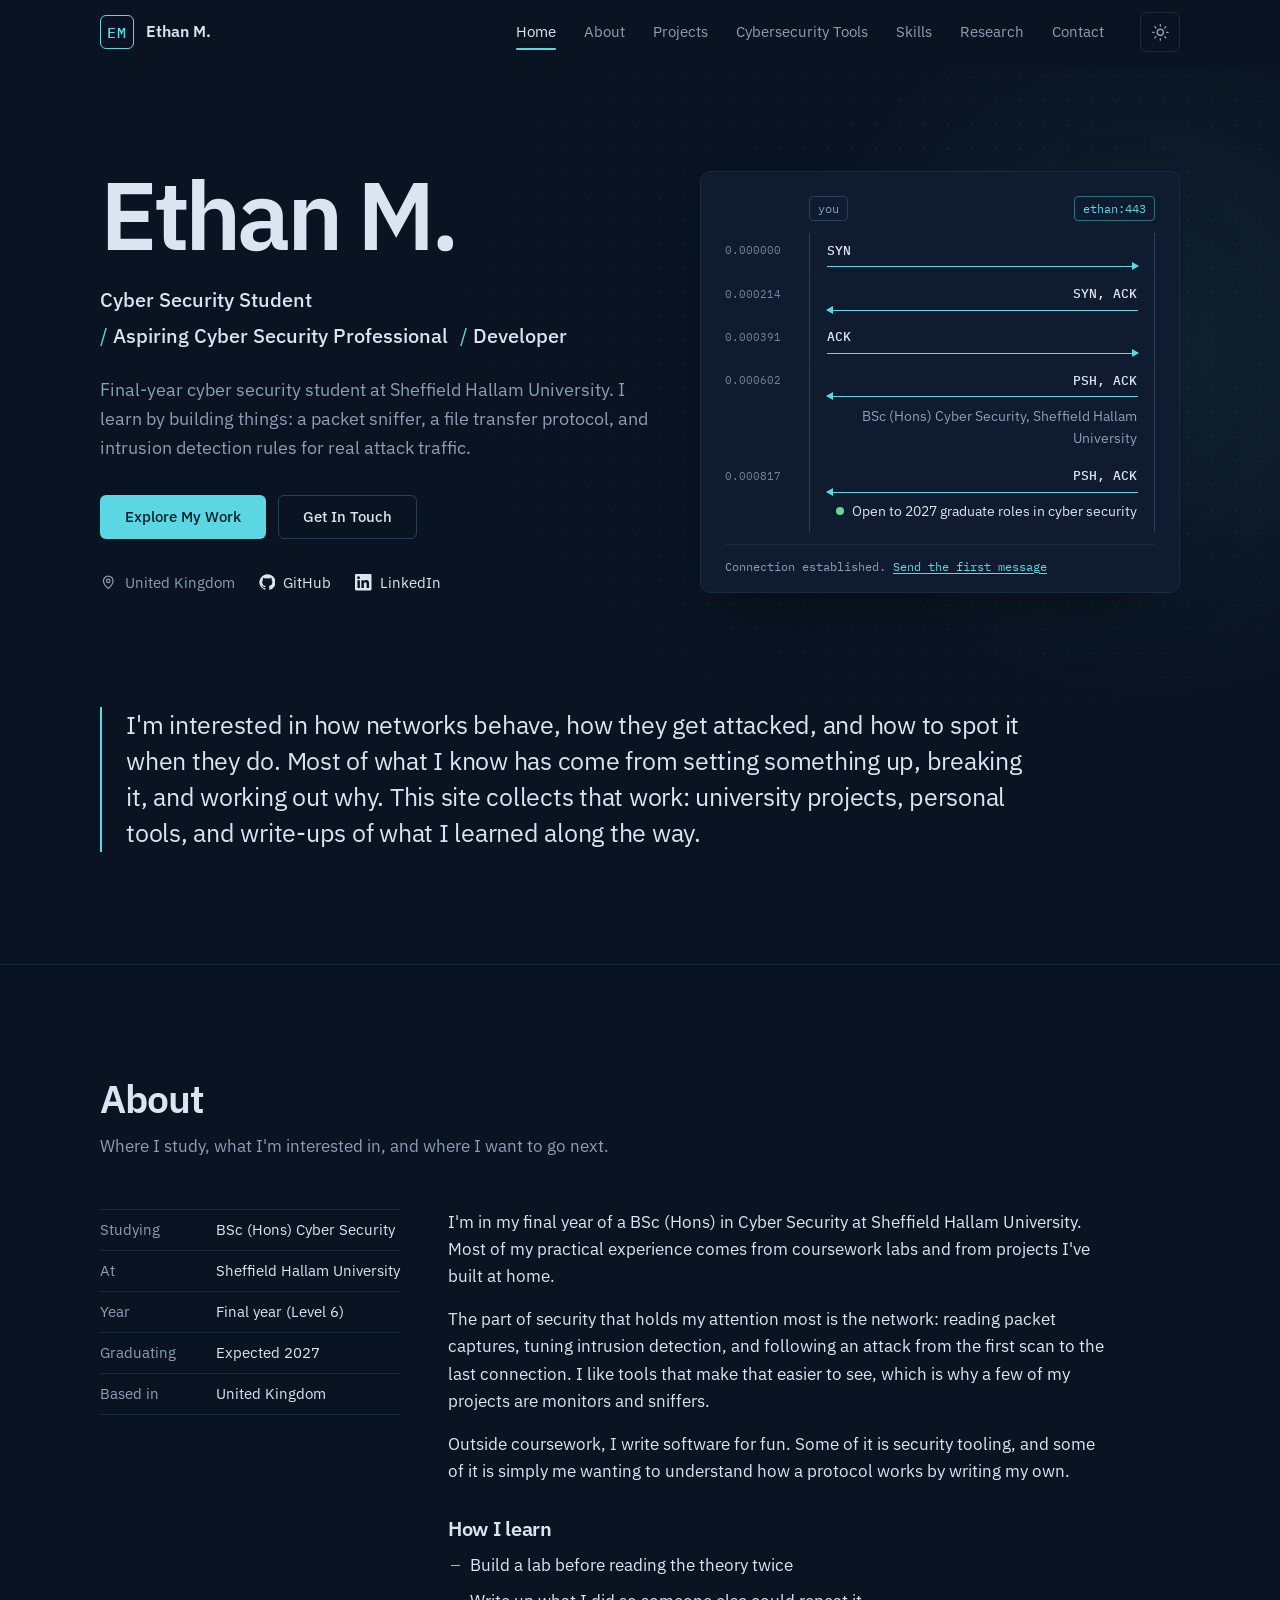
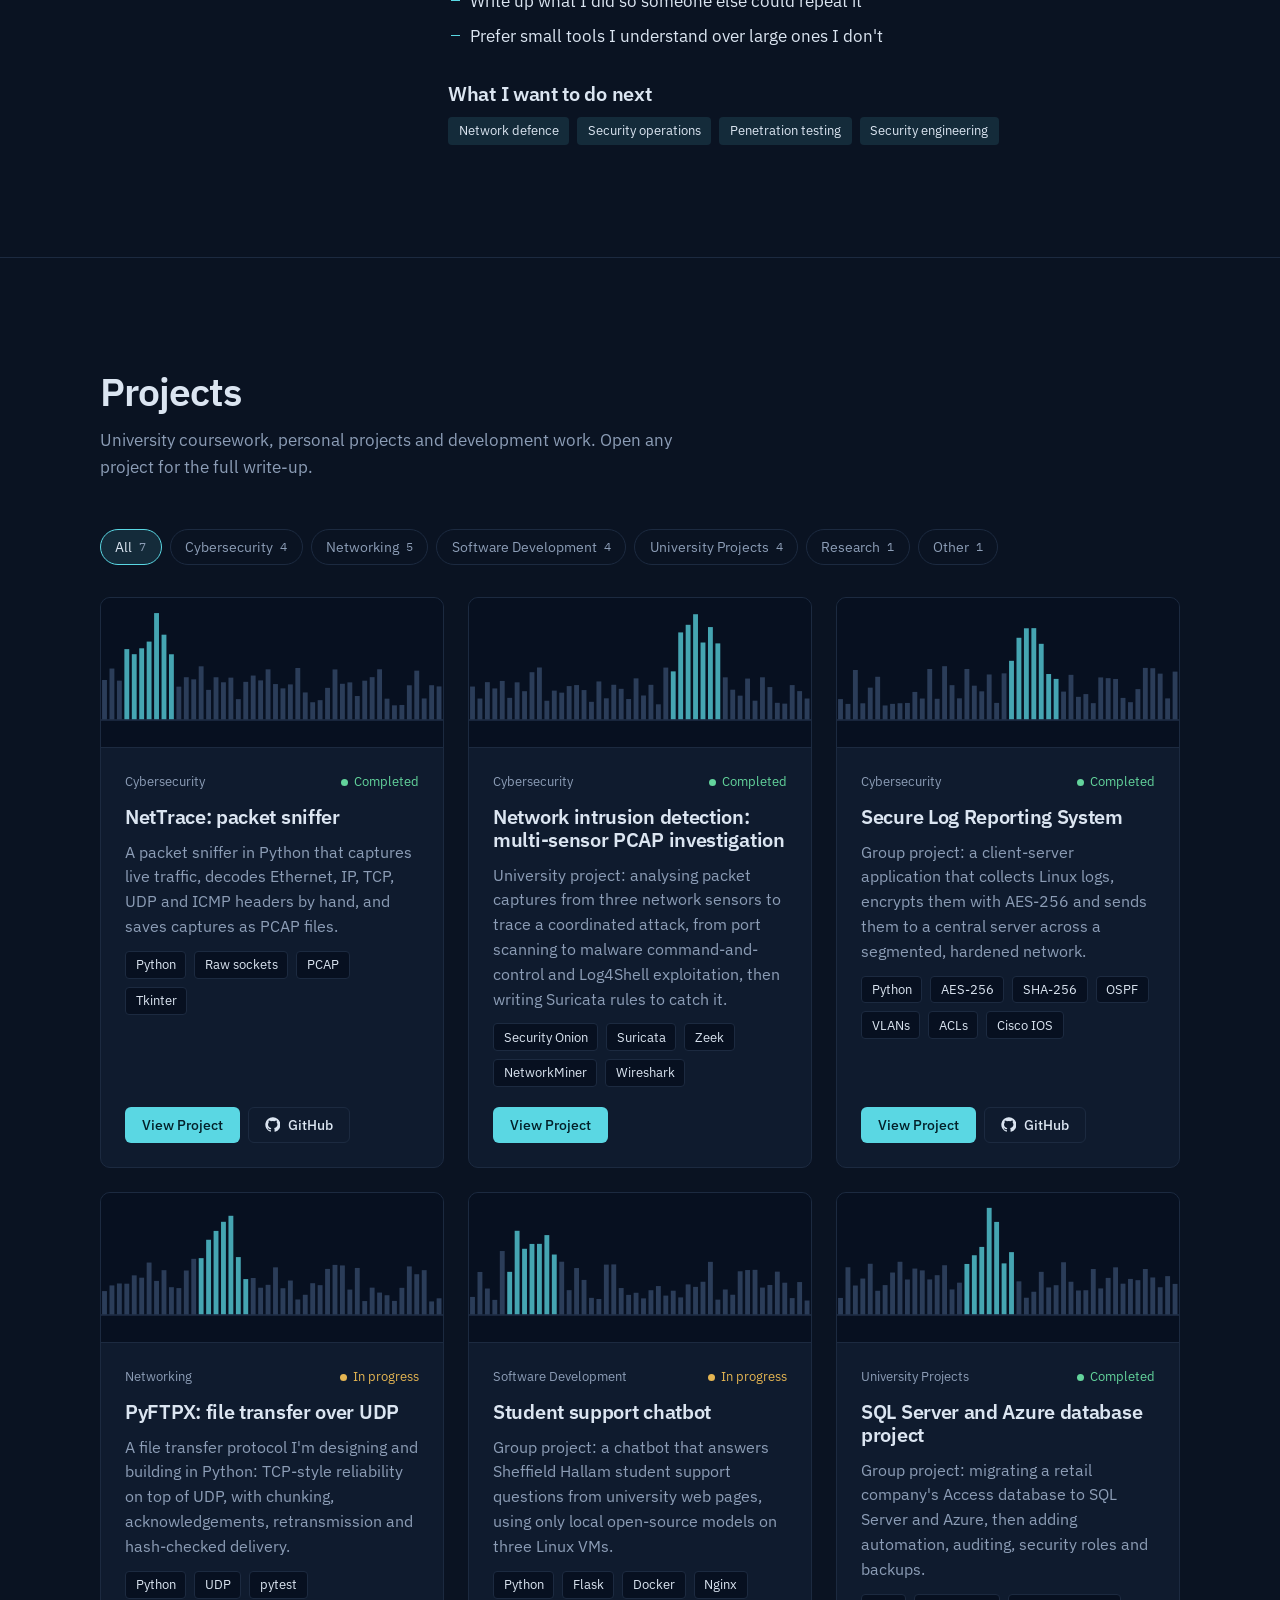
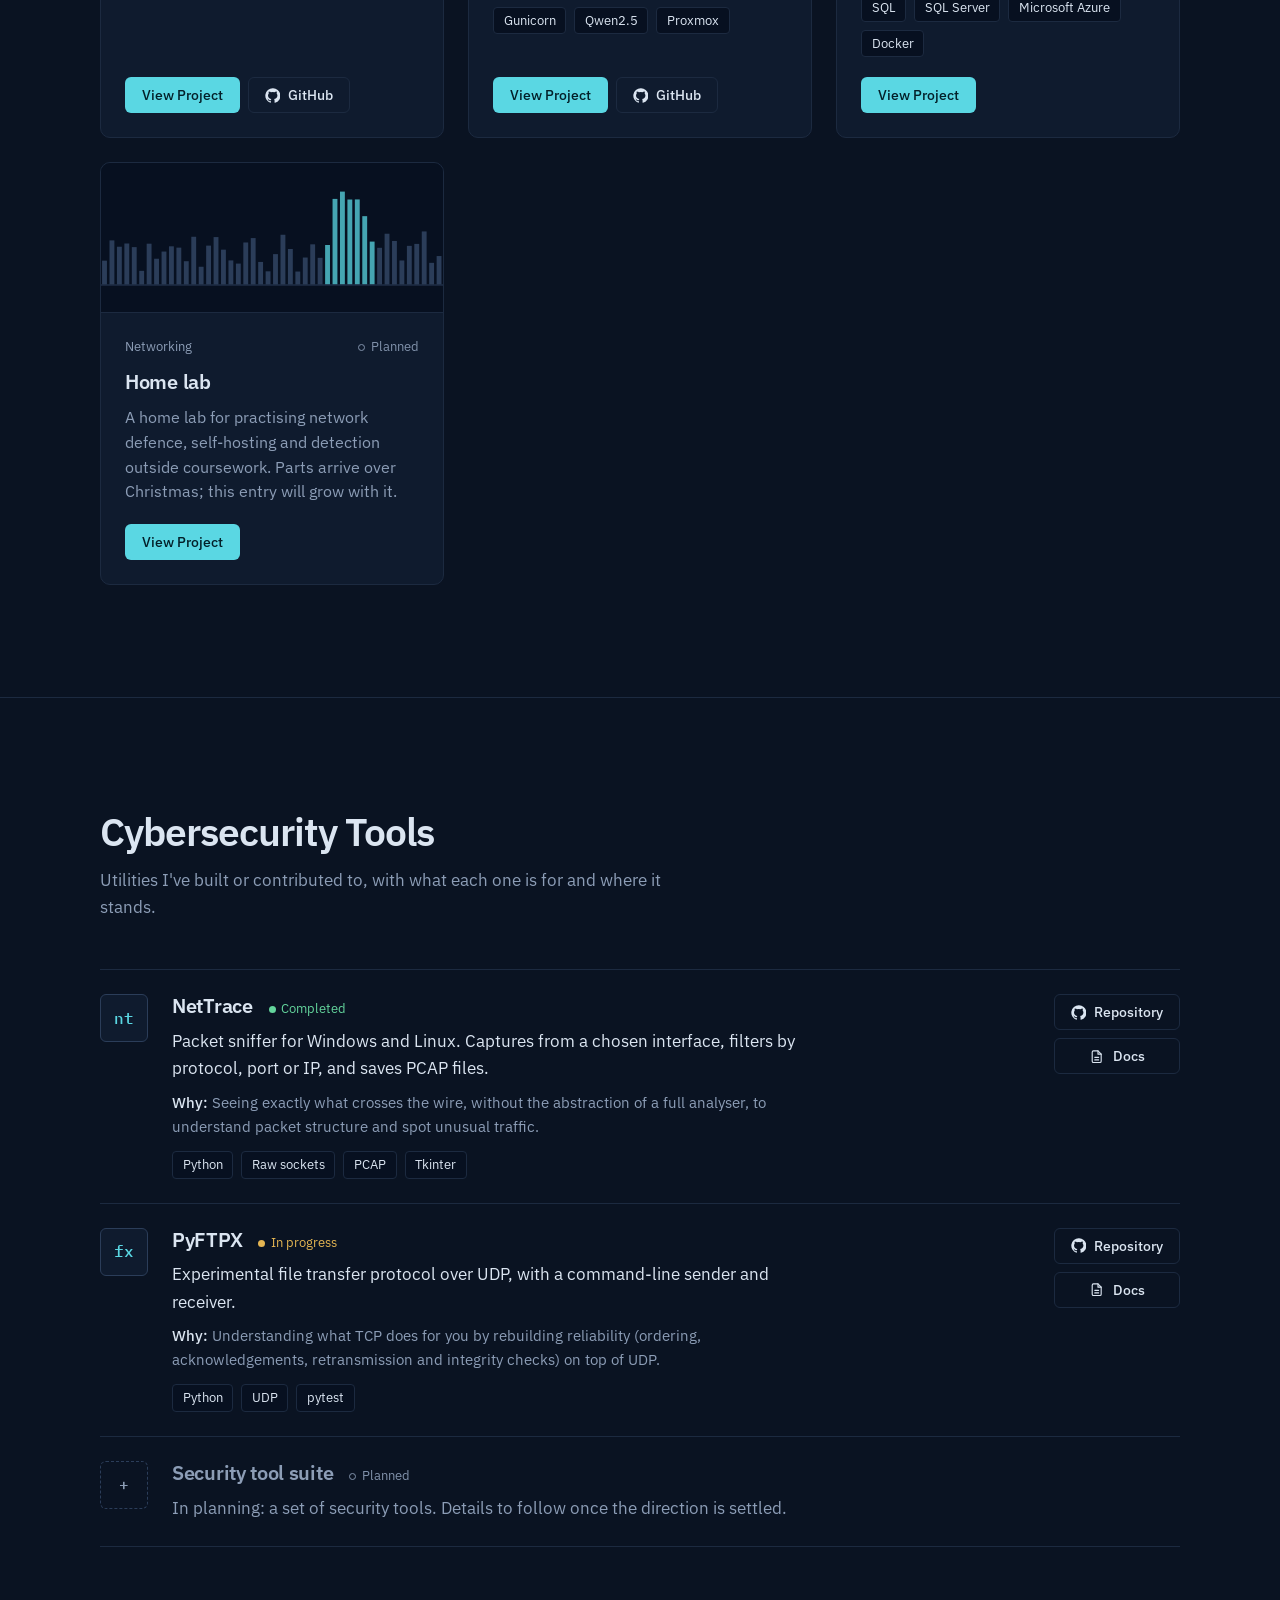
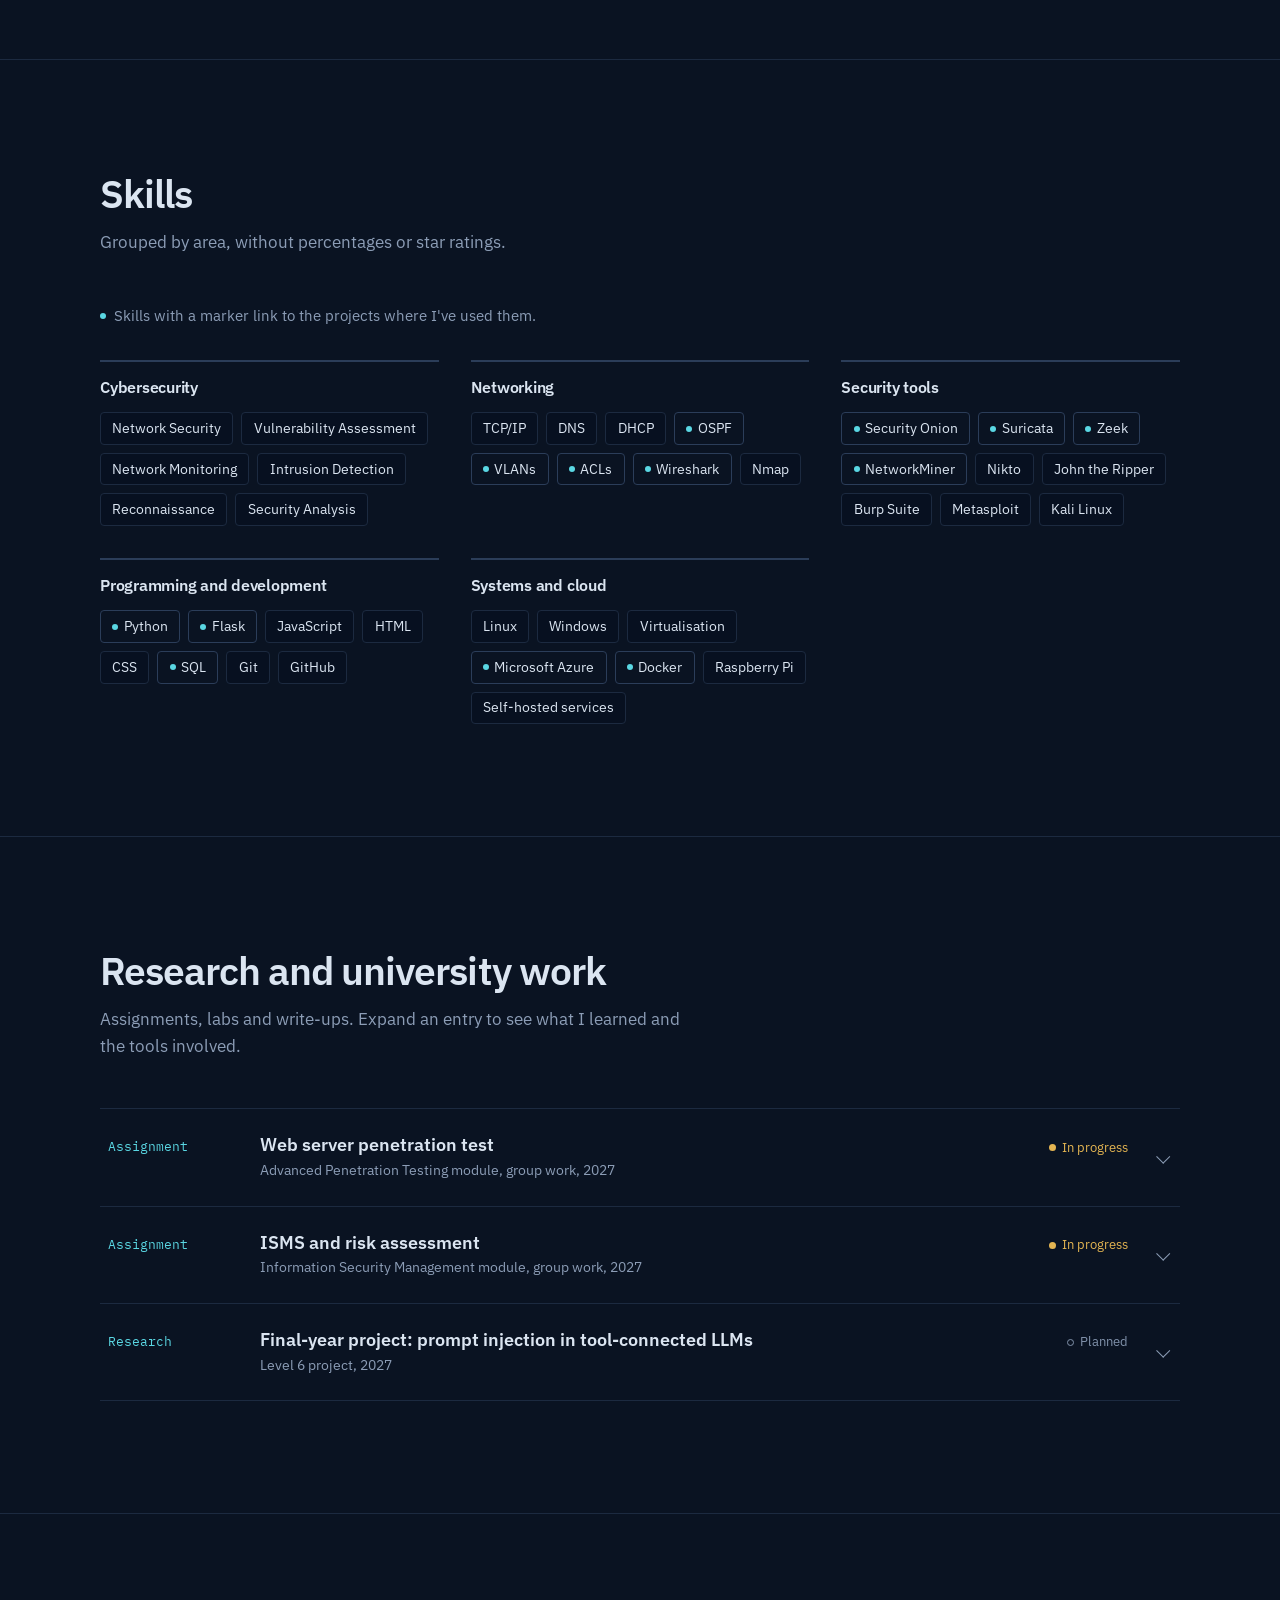
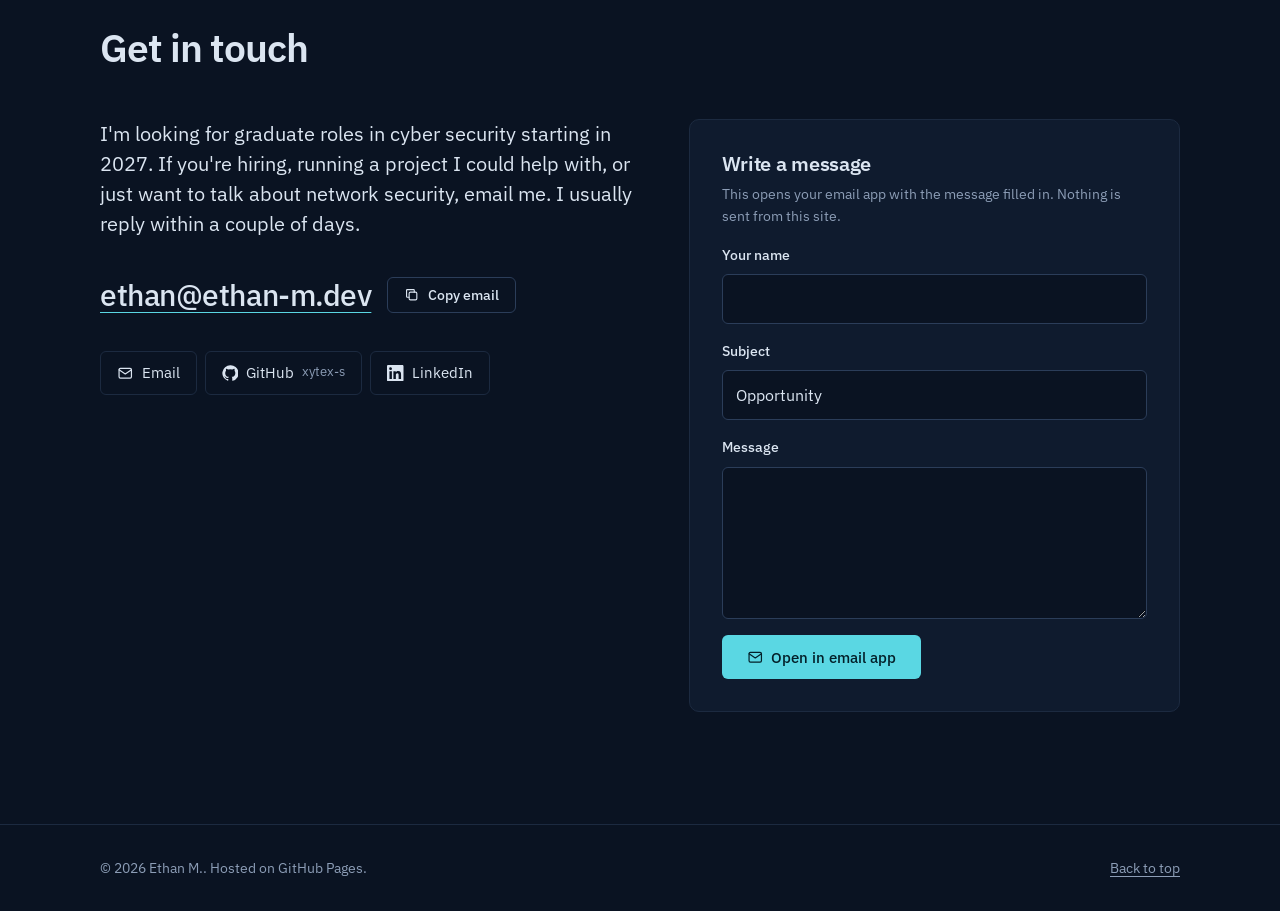
<file: index.html>
<!doctype html>
<html lang="en-GB" data-theme="dark">
  <head>
    <meta charset="utf-8" />
    <meta name="viewport" content="width=device-width, initial-scale=1" />
    <!--
      Content-Security-Policy: only this site's own scripts, styles, fonts and
      images may load. Add a domain here if you start embedding something
      external (e.g. images hosted elsewhere: img-src 'self' data: https://i.imgur.com).
    -->
    <meta
      http-equiv="Content-Security-Policy"
      content="default-src 'self'; script-src 'self'; style-src 'self'; img-src 'self' data:; font-src 'self'; connect-src 'self'; object-src 'none'; base-uri 'self'; form-action 'none'"
    />
    <meta name="referrer" content="strict-origin-when-cross-origin" />

    <!-- EDIT: title and description (also set from data/site.js once the page loads) -->
    <title>Ethan M. | Cyber Security Portfolio</title>
    <meta
      name="description"
      content="Portfolio of a final-year cyber security student at Sheffield Hallam University: network security projects, intrusion detection labs, tools and research."
    />
    <meta name="theme-color" content="#0a1322" />
    <meta name="color-scheme" content="dark light" />

    <!-- Open Graph / social previews -->
    <meta property="og:type" content="website" />
    <meta property="og:title" content="Ethan M. | Cyber Security Portfolio" />
    <meta
      property="og:description"
      content="Network security projects, intrusion detection labs, tools and research by a final-year cyber security student."
    />
    <meta property="og:image" content="https://ethan-m.dev/assets/img/og-image.png" />
    <meta property="og:url" content="https://ethan-m.dev/" />
    <meta name="twitter:card" content="summary_large_image" />

    <link rel="icon" href="favicon.svg" type="image/svg+xml" />
    <link rel="icon" href="assets/img/favicon-32.png" sizes="32x32" type="image/png" />
    <link rel="apple-touch-icon" href="assets/img/apple-touch-icon.png" />
    <link rel="manifest" href="site.webmanifest" />

    <link rel="preload" href="assets/fonts/ibm-plex-sans-latin-400-normal.woff2" as="font" type="font/woff2" crossorigin />
    <link rel="preload" href="assets/fonts/ibm-plex-sans-latin-600-normal.woff2" as="font" type="font/woff2" crossorigin />
    <link rel="stylesheet" href="assets/css/main.css" />

    <script src="assets/js/theme-init.js"></script>
    <script type="module" src="assets/js/main.js"></script>

    <!-- Structured data for search engines -->
    <script type="application/ld+json">
      {
        "@context": "https://schema.org",
        "@type": "Person",
        "name": "Ethan M.",
        "jobTitle": "Cyber Security Student",
        "alumniOf": { "@type": "CollegeOrUniversity", "name": "Sheffield Hallam University" },
        "address": { "@type": "PostalAddress", "addressCountry": "GB" },
        "url": "https://ethan-m.dev/",
        "sameAs": ["https://github.com/xytex-s", "https://www.linkedin.com/in/ethan-mckay-82656b332/"]
      }
    </script>
  </head>

  <body>
    <a class="skip-link" href="#main">Skip to content</a>

    <header class="site-header">
      <div class="container site-header__inner">
        <a class="brand" href="#home" aria-label="Back to top">
          <span class="brand__mark" aria-hidden="true">EM</span>
          <span class="brand__name">Ethan M.</span>
        </a>

        <nav class="site-nav" aria-label="Main">
          <ul id="site-nav" class="site-nav__list">
            <li><a href="#home">Home</a></li>
            <li><a href="#about">About</a></li>
            <li><a href="#projects">Projects</a></li>
            <li><a href="#tools">Cybersecurity Tools</a></li>
            <li><a href="#skills">Skills</a></li>
            <li><a href="#research">Research</a></li>
            <li><a href="#contact">Contact</a></li>
          </ul>
        </nav>

        <div class="site-header__actions">
          <button type="button" class="icon-btn theme-toggle" aria-label="Switch to light theme"></button>
          <button type="button" class="icon-btn nav-toggle" aria-controls="site-nav" aria-expanded="false" aria-label="Open menu">
            <svg class="icon icon--menu" viewBox="0 0 24 24" width="20" height="20" aria-hidden="true" fill="none" stroke="currentColor" stroke-width="1.75" stroke-linecap="round"><path d="M4 7h16M4 12h16M4 17h16"/></svg>
            <svg class="icon icon--close" viewBox="0 0 24 24" width="20" height="20" aria-hidden="true" fill="none" stroke="currentColor" stroke-width="1.75" stroke-linecap="round"><path d="M6 6l12 12M18 6 6 18"/></svg>
          </button>
        </div>
      </div>
    </header>

    <main id="main">
      <section id="home" class="hero" aria-labelledby="hero-title">
        <noscript>
          <div class="container noscript">
            <h1 id="hero-title">Ethan M., Cyber Security Student</h1>
            <p>This portfolio builds its content with JavaScript. Turn JavaScript on to see projects, tools and research.</p>
          </div>
        </noscript>
      </section>

      <section id="about" class="section" aria-labelledby="about-title">
        <div class="container">
          <header class="section__header">
            <h2 id="about-title">About</h2>
            <p class="section__lede">Where I study, what I'm interested in, and where I want to go next.</p>
          </header>
          <div class="section__content"></div>
        </div>
      </section>

      <section id="projects" class="section" aria-labelledby="projects-title">
        <div class="container">
          <header class="section__header">
            <h2 id="projects-title">Projects</h2>
            <p class="section__lede">University coursework, personal projects and development work. Open any project for the full write-up.</p>
          </header>
          <div class="section__content"></div>
        </div>
      </section>

      <section id="tools" class="section" aria-labelledby="tools-title">
        <div class="container">
          <header class="section__header">
            <h2 id="tools-title">Cybersecurity Tools</h2>
            <p class="section__lede">Utilities I've built or contributed to, with what each one is for and where it stands.</p>
          </header>
          <div class="section__content"></div>
        </div>
      </section>

      <section id="skills" class="section" aria-labelledby="skills-title">
        <div class="container">
          <header class="section__header">
            <h2 id="skills-title">Skills</h2>
            <p class="section__lede">Grouped by area, without percentages or star ratings.</p>
          </header>
          <div class="section__content"></div>
        </div>
      </section>

      <section id="research" class="section" aria-labelledby="research-title">
        <div class="container">
          <header class="section__header">
            <h2 id="research-title">Research and university work</h2>
            <p class="section__lede">Assignments, labs and write-ups. Expand an entry to see what I learned and the tools involved.</p>
          </header>
          <div class="section__content"></div>
        </div>
      </section>

      <section id="contact" class="section section--contact" aria-labelledby="contact-title">
        <div class="container">
          <header class="section__header">
            <h2 id="contact-title">Get in touch</h2>
          </header>
          <div class="section__content"></div>
        </div>
      </section>
    </main>

    <footer class="site-footer">
      <div class="container site-footer__inner">
        <p>&copy; <span class="footer__year">2026</span> <span class="footer__name">Ethan M.</span>. Hosted on GitHub Pages.</p>
        <p><a href="#home">Back to top</a></p>
      </div>
    </footer>

    <button type="button" class="back-to-top icon-btn" aria-label="Back to top">
      <svg class="icon" viewBox="0 0 24 24" width="20" height="20" aria-hidden="true" fill="none" stroke="currentColor" stroke-width="1.75" stroke-linecap="round" stroke-linejoin="round"><path d="M12 19V5M6 11l6-6 6 6"/></svg>
    </button>
  </body>
</html>
</file>
<file: assets/css/main.css>
/* ==========================================================================
   Portfolio styles
   1. Fonts   2. Tokens   3. Base   4. Layout   5. Header and nav
   6. Buttons and chips   7. Hero   8. Sections   9. Projects   10. Dialog
   11. Tools   12. Skills   13. Research   14. Contact   15. Footer and utilities
   16. Motion
   ========================================================================== */

/* 1. Fonts: IBM Plex (SIL Open Font License), self-hosted ------------------ */
@font-face { font-family: "Plex Sans"; src: url("../fonts/ibm-plex-sans-latin-400-normal.woff2") format("woff2"); font-weight: 400; font-display: swap; }
@font-face { font-family: "Plex Sans"; src: url("../fonts/ibm-plex-sans-latin-500-normal.woff2") format("woff2"); font-weight: 500; font-display: swap; }
@font-face { font-family: "Plex Sans"; src: url("../fonts/ibm-plex-sans-latin-600-normal.woff2") format("woff2"); font-weight: 600; font-display: swap; }
@font-face { font-family: "Plex Mono"; src: url("../fonts/ibm-plex-mono-latin-400-normal.woff2") format("woff2"); font-weight: 400; font-display: swap; }
@font-face { font-family: "Plex Mono"; src: url("../fonts/ibm-plex-mono-latin-500-normal.woff2") format("woff2"); font-weight: 500; font-display: swap; }

/* 2. Tokens ------------------------------------------------------------------ */
:root {
  --font-sans: "Plex Sans", ui-sans-serif, system-ui, -apple-system, "Segoe UI", Roboto, sans-serif;
  --font-mono: "Plex Mono", ui-monospace, "SFMono-Regular", Menlo, Consolas, monospace;

  /* Type scale: major third (1.25) from a 17px body */
  --step--1: 0.875rem;
  --step-0: 1.0625rem;
  --step-1: 1.25rem;
  --step-2: 1.5625rem;
  --step-3: clamp(1.75rem, 1.4rem + 1.4vw, 2.44rem);
  --step-hero: clamp(3rem, 1.6rem + 6.4vw, 6rem);

  --space-1: 0.25rem;
  --space-2: 0.5rem;
  --space-3: 0.75rem;
  --space-4: 1rem;
  --space-5: 1.5rem;
  --space-6: 2rem;
  --space-7: 3rem;
  --space-8: clamp(4rem, 3rem + 5vw, 7rem);

  --radius-sm: 4px;
  --radius: 6px;
  --radius-lg: 10px;
  --header-h: 64px;
  --measure: 66ch;
  --container: 1160px;
  --ease: cubic-bezier(0.2, 0.7, 0.2, 1);
}

/* Dark (default): deep navy ink with a signal-cyan accent.
   Green, amber and grey are reserved for status, never decoration. */
:root,
[data-theme="dark"] {
  --bg: #0a1322;
  --bg-raised: #0f1b2e;
  --bg-sunk: #071020;
  --line: #1c2a40;
  --line-strong: #2b3d59;
  --text: #dbe5f1;
  --text-muted: #8c9db6;
  --accent: #5ad7e3;
  --accent-soft: rgb(90 215 227 / 0.12);
  --accent-ink: #032029;
  --ok: #63d49c;
  --warn: #e4b552;
  --idle: #8192ab;
  --backdrop: rgb(3 8 16 / 0.72);
  --glow: rgb(90 215 227 / 0.08);
  color-scheme: dark;
}

[data-theme="light"] {
  --bg: #f2f5f9;
  --bg-raised: #ffffff;
  --bg-sunk: #e7ecf3;
  --line: #d6dee9;
  --line-strong: #b6c3d4;
  --text: #0d1a2b;
  --text-muted: #4b5c74;
  --accent: #00778a;
  --accent-soft: rgb(0 119 138 / 0.1);
  --accent-ink: #ffffff;
  --ok: #1d8752;
  --warn: #946300;
  --idle: #5f6f86;
  --backdrop: rgb(13 26 43 / 0.5);
  --glow: rgb(0 119 138 / 0.07);
  color-scheme: light;
}

/* 3. Base -------------------------------------------------------------------- */
*,
*::before,
*::after { box-sizing: border-box; }

html {
  -webkit-text-size-adjust: 100%;
  scroll-behavior: smooth;
  scroll-padding-top: calc(var(--header-h) + 8px);
}

body {
  margin: 0;
  background: var(--bg);
  color: var(--text);
  font-family: var(--font-sans);
  font-size: var(--step-0);
  line-height: 1.6;
  text-rendering: optimizeLegibility;
  -webkit-font-smoothing: antialiased;
}

h1, h2, h3, h4 { margin: 0; line-height: 1.15; font-weight: 600; letter-spacing: -0.015em; }
p { margin: 0; }
ul, ol { margin: 0; padding: 0; list-style: none; }
img { max-width: 100%; display: block; }
a { color: var(--accent); text-underline-offset: 0.2em; text-decoration-thickness: 1px; }
a:hover { text-decoration-thickness: 2px; }
button, input, textarea { font: inherit; color: inherit; }
button { cursor: pointer; }
[hidden] { display: none !important; }

:focus-visible {
  outline: 2px solid var(--accent);
  outline-offset: 3px;
  border-radius: var(--radius-sm);
}

::selection { background: var(--accent); color: var(--accent-ink); }

.icon { flex: none; width: 1.1em; height: 1.1em; }

.sr-only {
  position: absolute !important;
  width: 1px; height: 1px; padding: 0; margin: -1px;
  overflow: hidden; clip: rect(0 0 0 0); white-space: nowrap; border: 0;
}

.skip-link {
  position: absolute; left: var(--space-4); top: -100px; z-index: 100;
  background: var(--accent); color: var(--accent-ink);
  padding: var(--space-2) var(--space-4); border-radius: var(--radius);
  font-weight: 500; text-decoration: none;
}
.skip-link:focus { top: var(--space-3); }

/* 4. Layout ------------------------------------------------------------------ */
.container {
  width: 100%;
  max-width: var(--container);
  margin-inline: auto;
  padding-inline: clamp(1.25rem, 4vw, 2.5rem);
}

.prose p + p { margin-top: var(--space-4); }
.prose p { max-width: var(--measure); }
.prose h3 { font-size: var(--step-1); margin: var(--space-6) 0 var(--space-3); }

/* 5. Header and nav ------------------------------------------------------- */
.site-header {
  position: sticky; top: 0; z-index: 50;
  background: var(--bg);
  border-bottom: 1px solid transparent;
  transition: border-color 0.2s;
}
.site-header.is-scrolled { border-bottom-color: var(--line); }

.site-header__inner {
  height: var(--header-h);
  display: flex; align-items: center; gap: var(--space-5);
}

.brand {
  display: inline-flex; align-items: center; gap: var(--space-3);
  color: var(--text); text-decoration: none; font-weight: 600;
  margin-right: auto;
}
.brand__mark {
  display: grid; place-items: center;
  min-width: 2.1rem; height: 2.1rem; padding-inline: 0.35rem;
  border: 1.5px solid var(--accent); border-radius: var(--radius);
  font-family: var(--font-mono); font-weight: 500; font-size: 0.95rem; letter-spacing: 0.02em;
  color: var(--accent);
}
.brand__name { font-size: 1rem; }

.site-nav__list { display: flex; gap: var(--space-1); }
.site-nav a {
  display: block; padding: var(--space-2) var(--space-3);
  color: var(--text-muted); text-decoration: none; font-size: 0.9375rem;
  border-radius: var(--radius); position: relative;
}
.site-nav a:hover { color: var(--text); }
.site-nav a[aria-current="true"] { color: var(--text); }
.site-nav a[aria-current="true"]::after {
  content: ""; position: absolute; left: var(--space-3); right: var(--space-3); bottom: 2px;
  height: 2px; background: var(--accent); border-radius: 2px;
}

.site-header__actions { display: flex; gap: var(--space-2); }

.icon-btn {
  display: inline-grid; place-items: center;
  width: 2.5rem; height: 2.5rem;
  background: transparent; color: var(--text-muted);
  border: 1px solid var(--line); border-radius: var(--radius);
}
.icon-btn:hover { color: var(--text); border-color: var(--line-strong); }

.nav-toggle { display: none; }
.nav-toggle .icon--close { display: none; }
.is-open .nav-toggle .icon--menu { display: none; }
.is-open .nav-toggle .icon--close { display: block; }

@media (max-width: 959px) {
  .nav-toggle { display: inline-grid; }
  .site-nav {
    position: absolute; left: 0; right: 0; top: var(--header-h);
    background: var(--bg); border-bottom: 1px solid var(--line);
    display: none;
  }
  .is-open .site-nav { display: block; }
  .site-nav__list {
    flex-direction: column; gap: 0;
    max-width: var(--container); margin-inline: auto;
    padding: var(--space-2) clamp(1.25rem, 4vw, 2.5rem) var(--space-4);
  }
  .site-nav a { padding: var(--space-3) 0; font-size: var(--step-0); border-bottom: 1px solid var(--line); border-radius: 0; }
  .site-nav li:last-child a { border-bottom: 0; }
  .site-nav a[aria-current="true"]::after { left: auto; right: 0; top: 50%; bottom: auto; width: 6px; height: 6px; border-radius: 50%; transform: translateY(-50%); }
}

/* 6. Buttons and chips --------------------------------------------------- */
.btn {
  display: inline-flex; align-items: center; justify-content: center; gap: var(--space-2);
  min-height: 2.75rem; padding: 0 var(--space-5);
  border-radius: var(--radius); border: 1px solid transparent; background: transparent;
  font-weight: 500; font-size: 0.9375rem; line-height: 1;
  text-decoration: none; white-space: nowrap;
  transition: background-color 0.15s, border-color 0.15s, color 0.15s;
}
.btn--sm { min-height: 2.25rem; padding: 0 var(--space-4); font-size: 0.875rem; }
.btn--primary { background: var(--accent); color: var(--accent-ink); }
.btn--primary:hover { background: color-mix(in srgb, var(--accent) 86%, var(--text)); }
.btn--primary:disabled { opacity: 0.45; cursor: not-allowed; }
.btn--outline { border-color: var(--line-strong); color: var(--text); }
.btn--outline:hover { border-color: var(--accent); }
.btn--ghost { border-color: var(--line); color: var(--text); background: transparent; }
.btn--ghost:hover { border-color: var(--line-strong); background: var(--bg-sunk); }
.btn--placeholder,
.btn--placeholder:hover {
  border-style: dashed; border-color: var(--line-strong);
  color: var(--text-muted); background: transparent; cursor: not-allowed;
  font-weight: 400;
}

.chip {
  display: inline-flex; align-items: center; gap: 0.4em;
  padding: 0.2rem 0.6rem;
  border: 1px solid var(--line); border-radius: var(--radius-sm);
  background: var(--bg-sunk); color: var(--text);
  font-size: 0.8125rem; line-height: 1.5;
}
.chip--soft { border-color: transparent; background: var(--accent-soft); }
.chip--linked { cursor: pointer; border-color: var(--line-strong); background: transparent; }
.chip--linked:hover { border-color: var(--accent); color: var(--text); }

.tech, .tags { display: flex; flex-wrap: wrap; gap: var(--space-2); }

.status {
  display: inline-flex; align-items: center; gap: 0.45em;
  font-size: 0.8125rem; color: var(--text-muted); white-space: nowrap;
}
.status::before { content: ""; width: 7px; height: 7px; border-radius: 50%; background: currentColor; }
.status--ok { color: var(--ok); }
.status--warn { color: var(--warn); }
.status--idle { color: var(--idle); }
.status--idle::before { background: transparent; border: 1.5px solid currentColor; }

/* A visible placeholder: dashed, muted, obviously unfinished. */
.ph {
  display: inline-flex; align-items: center; gap: 0.4em;
  padding: 0 0.4em; border: 1px dashed var(--line-strong); border-radius: var(--radius-sm);
  color: var(--text-muted); font-size: 0.875em;
}

/* 7. Hero -------------------------------------------------------------------- */
.hero {
  position: relative;
  padding-block: clamp(3rem, 2rem + 6vw, 6.5rem) var(--space-8);
  overflow: hidden;
}
/* Faint dot grid that fades out: a quiet technical texture. */
.hero::before {
  content: ""; position: absolute; inset: 0; z-index: -1;
  background-image: radial-gradient(var(--line-strong) 1px, transparent 1.2px);
  background-size: 24px 24px;
  mask-image: radial-gradient(ellipse 70% 80% at 75% 30%, #000 0%, transparent 70%);
  opacity: 0.55;
}
.hero::after {
  content: ""; position: absolute; z-index: -1;
  width: 56vmax; height: 56vmax; right: -18vmax; top: -6vmax;
  background: radial-gradient(circle closest-side, var(--glow), transparent);
}

.hero__grid {
  display: grid; gap: var(--space-7);
  grid-template-columns: minmax(0, 1.15fr) minmax(0, 1fr);
  align-items: center;
}
@media (max-width: 899px) { .hero__grid { grid-template-columns: 1fr; } }

.hero__name {
  font-size: var(--step-hero);
  line-height: 0.95;
  letter-spacing: -0.045em;
  font-weight: 600;
}
.hero__headline {
  margin-top: var(--space-5);
  display: flex; flex-wrap: wrap; column-gap: var(--space-3); row-gap: var(--space-1);
  font-size: var(--step-1); font-weight: 500; color: var(--text);
}
.headline__item { white-space: nowrap; }
.hero__headline .sep { color: var(--accent); font-weight: 400; }
@media (max-width: 420px) { .headline__item { white-space: normal; } }
.hero__intro {
  margin-top: var(--space-5); max-width: 52ch;
  color: var(--text-muted); font-size: 1.125rem;
}
.hero__actions { margin-top: var(--space-6); display: flex; flex-wrap: wrap; gap: var(--space-3); }
.hero__meta {
  margin-top: var(--space-6);
  display: flex; flex-wrap: wrap; gap: var(--space-3) var(--space-5);
  font-size: 0.9375rem; color: var(--text-muted);
}
.hero__meta li, .hero__meta a { display: inline-flex; align-items: center; gap: var(--space-2); }
.hero__meta a { color: var(--text); text-decoration: none; }
.hero__meta a:hover { color: var(--accent); }

.lede {
  margin-top: var(--space-8);
  max-width: 62ch;
  font-size: var(--step-2); line-height: 1.45; font-weight: 400;
  letter-spacing: -0.01em;
  padding-left: var(--space-5);
  border-left: 2px solid var(--accent);
}
@media (max-width: 599px) { .lede { font-size: var(--step-1); } }

/* The handshake figure */
.handshake {
  margin: 0;
  background: var(--bg-raised);
  border: 1px solid var(--line);
  border-radius: var(--radius-lg);
  padding: var(--space-5) var(--space-5) var(--space-4);
  font-family: var(--font-mono);
  font-size: 0.8125rem;
  box-shadow: 0 24px 60px -30px rgb(0 0 0 / 0.5);
}
.handshake__lanes {
  display: flex; justify-content: space-between;
  padding-left: 5.25rem;
  color: var(--text-muted);
  font-size: 0.75rem;
}
.handshake__lanes span { padding: 0.15rem 0.5rem; border: 1px solid var(--line-strong); border-radius: var(--radius-sm); }
.handshake__lanes span:last-child { color: var(--accent); border-color: color-mix(in srgb, var(--accent) 45%, transparent); }

.handshake__packets { margin-top: var(--space-3); }
.pkt {
  display: grid; grid-template-columns: 5.25rem minmax(0, 1fr);
  align-items: start;
}
.pkt__time { padding-top: 0.55rem; color: var(--text-muted); font-size: 0.6875rem; opacity: 0.8; }
.pkt__wire {
  position: relative;
  display: flex; flex-direction: column;
  padding: 0.45rem 1.1rem 0.6rem;
  /* the two vertical lanes */
  background:
    linear-gradient(var(--line-strong), var(--line-strong)) left / 1px 100% no-repeat,
    linear-gradient(var(--line-strong), var(--line-strong)) right / 1px 100% no-repeat;
}
.pkt__flags { color: var(--text); font-weight: 500; }
.pkt--in .pkt__flags { align-self: flex-end; }
.pkt__line {
  position: relative; display: block; height: 1px; margin-top: 0.3rem;
  background: var(--accent);
  transform-origin: left center;
}
.pkt__line::after {
  content: ""; position: absolute; top: -4px; right: -1px;
  border: 4.5px solid transparent; border-left: 7px solid var(--accent); border-right: 0;
}
.pkt--in .pkt__line { transform-origin: right center; }
.pkt--in .pkt__line::after { right: auto; left: -1px; border-left: 0; border-right: 7px solid var(--accent); }

.pkt__payload {
  margin-top: 0.45rem; align-self: flex-end; text-align: right;
  font-family: var(--font-sans); font-size: 0.875rem; color: var(--text-muted);
  display: inline-flex; align-items: baseline; gap: 0.5rem;
}
.pkt--open .pkt__payload { color: var(--text); }

.pulse { position: relative; top: -1px; width: 8px; height: 8px; border-radius: 50%; background: var(--ok); flex: none; }
.pkt--closed .pulse { background: var(--idle); }

.handshake__caption {
  margin-top: var(--space-3); padding-top: var(--space-3);
  border-top: 1px solid var(--line);
  color: var(--text-muted); font-size: 0.75rem;
}

@media (max-width: 479px) {
  .handshake { padding: var(--space-4) var(--space-3); }
  .pkt, .handshake__lanes { grid-template-columns: 0 minmax(0, 1fr); padding-left: 0; }
  .pkt__time { visibility: hidden; }
}

/* 8. Sections ------------------------------------------------------------ */
.section { padding-block: var(--space-8); border-top: 1px solid var(--line); }
.section__header { margin-bottom: var(--space-7); max-width: 60ch; }
.section__header h2 { font-size: var(--step-3); letter-spacing: -0.025em; }
.section__lede { margin-top: var(--space-3); color: var(--text-muted); font-size: 1.0625rem; }

/* About */
.about__grid {
  display: grid; gap: var(--space-7);
  grid-template-columns: minmax(220px, 300px) minmax(0, 1fr);
  align-items: start;
}
@media (max-width: 799px) { .about__grid { grid-template-columns: 1fr; } }

.about__photo {
  width: 100%; aspect-ratio: 1; object-fit: cover;
  border-radius: var(--radius-lg); border: 1px solid var(--line);
}

@media (max-width: 799px) {
  .about__photo { max-width: 180px; }
}

.facts--first { margin-top: 0 !important; border-top: 1px solid var(--line); }
.facts { margin: var(--space-5) 0 0; display: grid; gap: 0; font-size: 0.9375rem; }
.facts div { display: grid; grid-template-columns: 6.5rem 1fr; gap: var(--space-3); padding: var(--space-2) 0; border-bottom: 1px solid var(--line); }
.facts dt { color: var(--text-muted); }
.facts dd { margin: 0; }

.approach li { position: relative; padding-left: 1.4rem; max-width: var(--measure); }
.approach li + li { margin-top: var(--space-2); }
.approach li::before {
  content: ""; position: absolute; left: 0.2rem; top: 0.72em;
  width: 0.55rem; height: 1px; background: var(--accent);
}

/* 9. Projects -------------------------------------------------------------- */
.filters-wrap { display: flex; flex-wrap: wrap; align-items: center; gap: var(--space-3) var(--space-5); margin-bottom: var(--space-6); }
.filters { display: flex; flex-wrap: wrap; gap: var(--space-2); }
.filter {
  display: inline-flex; align-items: center; gap: 0.5em;
  min-height: 2.25rem; padding: 0 0.9rem;
  background: transparent; border: 1px solid var(--line); border-radius: 999px;
  color: var(--text-muted); font-size: 0.875rem;
}
.filter:hover { color: var(--text); border-color: var(--line-strong); }
.filter[aria-pressed="true"] { color: var(--text); border-color: var(--accent); background: var(--accent-soft); }
.filter__count { font-family: var(--font-mono); font-size: 0.75rem; color: var(--text-muted); }

.tech-filter {
  display: inline-flex; align-items: center; gap: var(--space-2);
  padding: 0.2rem 0.3rem 0.2rem 0.75rem;
  border: 1px solid var(--accent); border-radius: var(--radius);
  font-size: 0.875rem;
}
.tech-filter__clear {
  display: grid; place-items: center; width: 1.75rem; height: 1.75rem;
  background: none; border: 0; border-radius: var(--radius-sm); color: var(--text-muted);
}
.tech-filter__clear:hover { color: var(--text); background: var(--bg-sunk); }

.project-grid {
  display: grid; gap: var(--space-5);
  grid-template-columns: repeat(auto-fill, minmax(min(100%, 320px), 1fr));
}
.project__card {
  height: 100%;
  display: flex; flex-direction: column;
  background: var(--bg-raised);
  border: 1px solid var(--line); border-radius: var(--radius-lg);
  overflow: hidden;
  transition: border-color 0.15s;
}
.project__card:hover { border-color: var(--line-strong); }

.project__media { width: 100%; aspect-ratio: 16 / 7; object-fit: cover; border-bottom: 1px solid var(--line); }
.cover { position: relative; background: var(--bg-sunk); }
.cover__art { position: absolute; inset: 0; width: 100%; height: 100%; }
.cover .bar { fill: var(--line-strong); }
.cover .bar--hot { fill: var(--accent); opacity: 0.75; }
.cover .axis { stroke: var(--line-strong); stroke-width: 1; vector-effect: non-scaling-stroke; }
.cover__note { display: none;
  position: absolute; left: var(--space-3); bottom: var(--space-1);
  font-family: var(--font-mono); font-size: 0.6875rem; color: var(--text-muted);
}

.project__body { display: flex; flex-direction: column; gap: var(--space-3); padding: var(--space-5); flex: 1; }
.project__top { display: flex; justify-content: space-between; gap: var(--space-3); align-items: baseline; }
.project__cat { font-size: 0.8125rem; color: var(--text-muted); }
.project__title { font-size: var(--step-1); }
.project__summary { color: var(--text-muted); font-size: 0.9688rem; }
.project__actions { display: flex; flex-wrap: wrap; gap: var(--space-2); margin-top: auto; padding-top: var(--space-2); }

.empty { padding: var(--space-6); border: 1px dashed var(--line-strong); border-radius: var(--radius-lg); color: var(--text-muted); }
.linklike { background: none; border: 0; padding: 0; color: var(--accent); text-decoration: underline; text-underline-offset: 0.2em; }

/* 10. Project dialog ----------------------------------------------------- */
.project-dialog {
  width: min(760px, calc(100% - 2rem));
  max-height: calc(100dvh - 2rem);
  padding: 0; border: 1px solid var(--line-strong); border-radius: var(--radius-lg);
  background: var(--bg-raised); color: var(--text);
  overflow: auto;
}
.project-dialog::backdrop { background: var(--backdrop); }
.pd { position: relative; }
.pd__close { position: absolute; top: var(--space-3); right: var(--space-3); background: var(--bg-raised); z-index: 1; }
.pd__media { width: 100%; aspect-ratio: 16 / 6; object-fit: cover; border-bottom: 1px solid var(--line); }
.pd__body { padding: var(--space-6); display: flex; flex-direction: column; gap: var(--space-4); }
.pd__body h3 { font-size: 1rem; margin-top: var(--space-3); }
.pd__title { font-size: var(--step-3); letter-spacing: -0.025em; }
.pd__meta { font-size: 0.875rem; color: var(--text-muted); }
@media (max-width: 599px) { .pd__body { padding: var(--space-5); } }
body:has(dialog[open]) { overflow: hidden; }

/* 11. Tools ---------------------------------------------------------------- */
.tool-list { border-top: 1px solid var(--line); }
.tool {
  display: grid; gap: var(--space-3) var(--space-5);
  grid-template-columns: 3rem minmax(0, 1fr) auto;
  padding: var(--space-5) 0;
  border-bottom: 1px solid var(--line);
  align-items: start;
}
.tool__icon { width: 3rem; height: 3rem; border-radius: var(--radius); object-fit: contain; }
.tool__icon--glyph {
  display: grid; place-items: center;
  background: var(--bg-raised); border: 1px solid var(--line-strong);
  font-family: var(--font-mono); font-weight: 500; font-size: 1rem; color: var(--accent);
}
.tool__main { display: flex; flex-direction: column; gap: var(--space-2); }
.tool__head { display: flex; flex-wrap: wrap; align-items: baseline; gap: var(--space-2) var(--space-4); }
.tool__name { font-size: var(--step-1); }
.tool__desc { max-width: var(--measure); }
.tool__purpose { max-width: var(--measure); color: var(--text-muted); font-size: 0.9375rem; }
.tool__purpose-label { color: var(--text); font-weight: 500; }
.tool .tech { margin-top: var(--space-1); }
.tool__links { display: flex; flex-direction: column; gap: var(--space-2); align-items: stretch; }
.tool--upcoming .tool__icon--glyph { border-style: dashed; color: var(--text-muted); background: transparent; }
.tool--upcoming .tool__name, .tool--upcoming .tool__desc { color: var(--text-muted); }

@media (max-width: 719px) {
  .tool { grid-template-columns: 2.5rem minmax(0, 1fr); }
  .tool__icon { width: 2.5rem; height: 2.5rem; }
  .tool__links { grid-column: 2; flex-direction: row; flex-wrap: wrap; }
}

/* 12. Skills --------------------------------------------------------------- */
.skills__key {
  display: flex; align-items: center; gap: var(--space-2);
  margin-bottom: var(--space-6); color: var(--text-muted); font-size: 0.9375rem;
}
.skill-dot { width: 6px; height: 6px; border-radius: 50%; background: var(--accent); flex: none; }
.skill-groups {
  display: grid; gap: var(--space-6) var(--space-6);
  grid-template-columns: repeat(auto-fit, minmax(min(100%, 300px), 1fr));
}
.skill-group { padding-top: var(--space-4); border-top: 2px solid var(--line-strong); }
.skill-group__title { font-size: 1rem; font-weight: 600; margin-bottom: var(--space-4); }
.skill-group .chip { font-size: 0.875rem; padding: 0.3rem 0.7rem; }

/* 13. Research -------------------------------------------------------------- */
.research-index { border-top: 1px solid var(--line); }
.entry { border-bottom: 1px solid var(--line); }
.entry__summary {
  display: grid; align-items: baseline; gap: var(--space-2) var(--space-5);
  grid-template-columns: 8rem minmax(0, 1fr) auto 1.25rem;
  padding: var(--space-5) var(--space-2);
  cursor: pointer; list-style: none;
  border-radius: var(--radius);
}
.entry__summary::-webkit-details-marker { display: none; }
.entry__summary:hover { background: var(--bg-raised); }
.entry__type { font-family: var(--font-mono); font-size: 0.8125rem; color: var(--accent); }
.entry__heading { display: flex; flex-direction: column; gap: 0.15rem; }
.entry__title { font-size: 1.125rem; font-weight: 600; line-height: 1.3; }
.entry__context { color: var(--text-muted); font-size: 0.875rem; }
.entry__toggle {
  align-self: center; width: 0.6rem; height: 0.6rem; justify-self: center;
  border-right: 1.5px solid var(--text-muted); border-bottom: 1.5px solid var(--text-muted);
  transform: rotate(45deg) translateY(-2px);
  transition: transform 0.2s var(--ease);
}
details[open] .entry__toggle { transform: rotate(-135deg) translateY(-2px); }
.entry__body {
  padding: 0 var(--space-2) var(--space-6) calc(8rem + var(--space-5) + var(--space-2));
  display: flex; flex-direction: column; gap: var(--space-5);
}
.entry__overview { max-width: var(--measure); }
.entry__cols { display: grid; gap: var(--space-5) var(--space-7); grid-template-columns: repeat(auto-fit, minmax(min(100%, 260px), 1fr)); }
.entry__cols h4 { font-size: 0.875rem; font-weight: 500; color: var(--text-muted); margin-bottom: var(--space-3); }
.entry__shots { display: grid; gap: var(--space-3); grid-template-columns: repeat(auto-fill, minmax(180px, 1fr)); }
.entry__shots img { border-radius: var(--radius); border: 1px solid var(--line); }
.entry .project__actions { margin-top: 0; padding-top: 0; }

@media (max-width: 719px) {
  .entry__summary { grid-template-columns: minmax(0, 1fr) 1.25rem; }
  .entry__type { grid-column: 1; }
  .entry__heading { grid-column: 1; }
  .entry__summary .status { grid-column: 1; }
  .entry__toggle { grid-column: 2; grid-row: 1 / span 3; }
  .entry__body { padding-left: var(--space-2); }
}

/* 14. Contact ---------------------------------------------------------------- */
.contact__grid {
  display: grid; gap: var(--space-7);
  grid-template-columns: minmax(0, 1.1fr) minmax(0, 1fr);
  align-items: start;
}
@media (max-width: 859px) { .contact__grid { grid-template-columns: 1fr; } }

.contact__message { font-size: var(--step-1); line-height: 1.5; max-width: 48ch; }
.email { margin-top: var(--space-6); display: flex; flex-wrap: wrap; align-items: center; gap: var(--space-3) var(--space-4); }
.email__address {
  font-size: clamp(1.25rem, 1rem + 1.4vw, 1.875rem); font-weight: 500; letter-spacing: -0.015em;
  color: var(--text); text-decoration-color: var(--accent); word-break: break-all;
}
.email__address.ph { font-size: 1.25rem; padding: 0.2em 0.5em; }

.socials { margin-top: var(--space-6); display: flex; flex-wrap: wrap; gap: var(--space-2); }
.social {
  display: inline-flex; align-items: center; gap: var(--space-2);
  min-height: 2.75rem; padding: 0 var(--space-4);
  border: 1px solid var(--line); border-radius: var(--radius);
  color: var(--text); text-decoration: none; font-size: 0.9375rem;
}
a.social:hover { border-color: var(--accent); }
.social__handle { color: var(--text-muted); font-size: 0.8125rem; }
.social--placeholder { border-style: dashed; border-color: var(--line-strong); color: var(--text-muted); cursor: not-allowed; }

.compose {
  padding: var(--space-6);
  background: var(--bg-raised); border: 1px solid var(--line); border-radius: var(--radius-lg);
  display: flex; flex-direction: column; gap: var(--space-4);
}
.compose__title { font-size: var(--step-1); }
.compose__note { color: var(--text-muted); font-size: 0.875rem; margin-top: calc(var(--space-2) * -1); }
.field { display: flex; flex-direction: column; gap: var(--space-2); }
.field label { font-size: 0.875rem; font-weight: 500; }
.field input, .field textarea {
  width: 100%; padding: 0.7rem 0.85rem;
  background: var(--bg); border: 1px solid var(--line-strong); border-radius: var(--radius);
  font-size: 1rem; resize: vertical;
}
.field input:focus-visible, .field textarea:focus-visible { outline: 2px solid var(--accent); outline-offset: 0; border-color: transparent; }
.compose__error { color: var(--warn); font-size: 0.875rem; min-height: 0; }
.compose__error:empty { display: none; }
.compose .btn { align-self: flex-start; }

/* 15. Footer and utilities -------------------------------------------------- */
.site-footer { border-top: 1px solid var(--line); padding-block: var(--space-6); color: var(--text-muted); font-size: 0.875rem; }
.site-footer__inner { display: flex; flex-wrap: wrap; justify-content: space-between; gap: var(--space-3); }
.site-footer a { color: var(--text-muted); }
.site-footer a:hover { color: var(--text); }

.back-to-top {
  position: fixed; right: clamp(1rem, 3vw, 2rem); bottom: clamp(1rem, 3vw, 2rem); z-index: 40;
  background: var(--bg-raised);
  opacity: 0; visibility: hidden; transform: translateY(8px);
  transition: opacity 0.2s, transform 0.2s var(--ease), visibility 0.2s;
}
.back-to-top.is-visible { opacity: 1; visibility: visible; transform: none; }

.toast {
  position: fixed; left: 50%; bottom: var(--space-6); z-index: 60;
  transform: translate(-50%, 12px); opacity: 0; pointer-events: none;
  padding: var(--space-3) var(--space-5);
  background: var(--text); color: var(--bg); border-radius: var(--radius);
  font-size: 0.9375rem; font-weight: 500;
  transition: opacity 0.2s, transform 0.2s var(--ease);
}
.toast.is-visible { opacity: 1; transform: translate(-50%, 0); }

.noscript { padding-block: var(--space-8); }
.noscript h1 { font-size: var(--step-3); margin-bottom: var(--space-4); }

/* Placeholder audit (?audit in the URL) */
.is-audit .cover__note { display: block; }
.is-audit [data-placeholder] { outline: 2px dashed var(--warn) !important; outline-offset: 3px; }
.audit-panel {
  position: fixed; left: var(--space-4); bottom: var(--space-4); z-index: 70;
  width: min(360px, calc(100% - 2rem)); max-height: 50vh; overflow: auto;
  padding: var(--space-4); background: var(--bg-raised); color: var(--text);
  border: 1px solid var(--warn); border-radius: var(--radius-lg);
  font-size: 0.8125rem;
}
.audit-panel ol { list-style: decimal; padding-left: 1.25rem; margin: var(--space-2) 0; }
.audit-panel p { color: var(--text-muted); }

/* 16. Motion --------------------------------------------------------------- */
/* One orchestrated moment: the handshake plays out once when the page loads. */
@media (prefers-reduced-motion: no-preference) {
  .is-ready .pkt { animation: pkt-in 0.35s var(--ease) both; }
  .is-ready .pkt__line { animation: wire 0.4s var(--ease) both; }
  .is-ready .pkt__payload { animation: fade 0.4s var(--ease) both; }
  .is-ready .pkt:nth-child(1), .is-ready .pkt:nth-child(1) * { animation-delay: 0.15s; }
  .is-ready .pkt:nth-child(2), .is-ready .pkt:nth-child(2) * { animation-delay: 0.5s; }
  .is-ready .pkt:nth-child(3), .is-ready .pkt:nth-child(3) * { animation-delay: 0.85s; }
  .is-ready .pkt:nth-child(4), .is-ready .pkt:nth-child(4) * { animation-delay: 1.2s; }
  .is-ready .pkt:nth-child(5), .is-ready .pkt:nth-child(5) * { animation-delay: 1.55s; }
  .is-ready .pkt__payload { animation-delay: inherit; }
  .is-ready .handshake__caption { animation: fade 0.5s var(--ease) 1.95s both; }

  .is-ready .pkt--open .pulse::after {
    content: ""; position: absolute; inset: 0; border-radius: 50%;
    border: 1.5px solid var(--ok);
    animation: ring 2.4s var(--ease) 2.2s 3 both;
  }

  /* Answers a user action: filtered cards settle in. */
  .is-filtering .project:not([hidden]) { animation: fade 0.25s var(--ease) both; }

  .project-dialog[open] { animation: dialog-in 0.22s var(--ease); }
  .project-dialog[open]::backdrop { animation: fade 0.22s ease; }

  details[open] .entry__body { animation: fade 0.25s var(--ease); }
}

@media (prefers-reduced-motion: reduce) {
  html { scroll-behavior: auto; }
  *, *::before, *::after { transition-duration: 0.01ms !important; }
}

@keyframes pkt-in { from { opacity: 0; } to { opacity: 1; } }
@keyframes wire { from { transform: scaleX(0); } to { transform: scaleX(1); } }
@keyframes fade { from { opacity: 0; } to { opacity: 1; } }
@keyframes ring { 0% { transform: scale(1); opacity: 0.8; } 100% { transform: scale(2.8); opacity: 0; } }
@keyframes dialog-in { from { opacity: 0; transform: translateY(8px) scale(0.99); } to { opacity: 1; transform: none; } }

@media print {
  .site-header, .back-to-top, .hero::before, .hero::after, .compose, .filters-wrap { display: none !important; }
  body { background: #fff; color: #000; }
}
</file>
